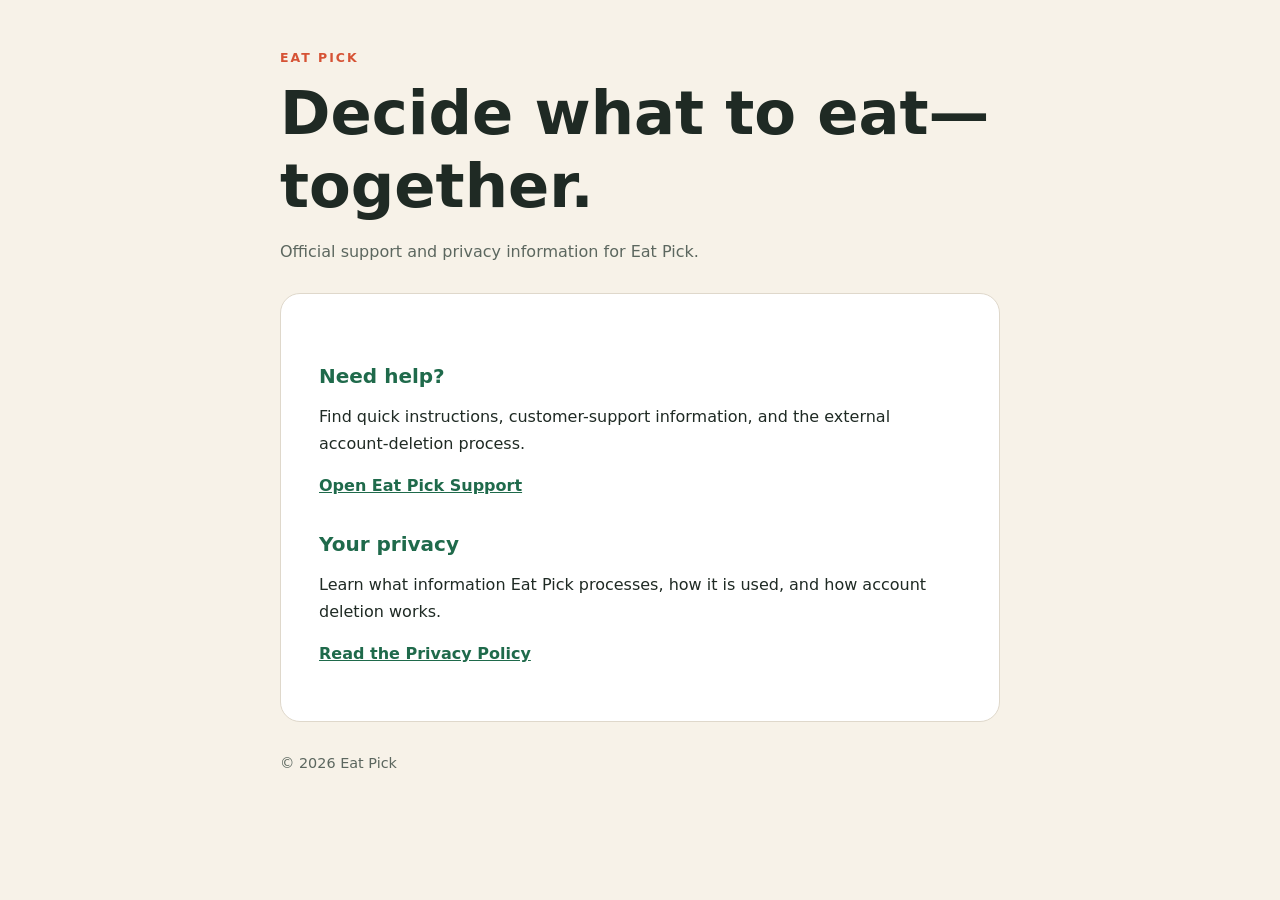
<file: index.html>
<!doctype html>
<html lang="en">
  <head>
    <meta charset="utf-8" />
    <meta name="viewport" content="width=device-width, initial-scale=1" />
    <meta name="description" content="Official support and privacy information for Eat Pick" />
    <title>Eat Pick — Support and Privacy</title>
    <link rel="stylesheet" href="./styles.css" />
  </head>
  <body>
    <main>
      <header>
        <p class="eyebrow">EAT PICK</p>
        <h1>Decide what to eat—together.</h1>
        <p class="subtitle">Official support and privacy information for Eat Pick.</p>
      </header>
      <article class="card">
        <h2>Need help?</h2>
        <p>Find quick instructions, customer-support information, and the external account-deletion process.</p>
        <p><a href="./support.html">Open Eat Pick Support</a></p>

        <h2>Your privacy</h2>
        <p>Learn what information Eat Pick processes, how it is used, and how account deletion works.</p>
        <p><a href="./privacy.html">Read the Privacy Policy</a></p>
      </article>
      <footer>© 2026 Eat Pick</footer>
    </main>
  </body>
</html>
</file>
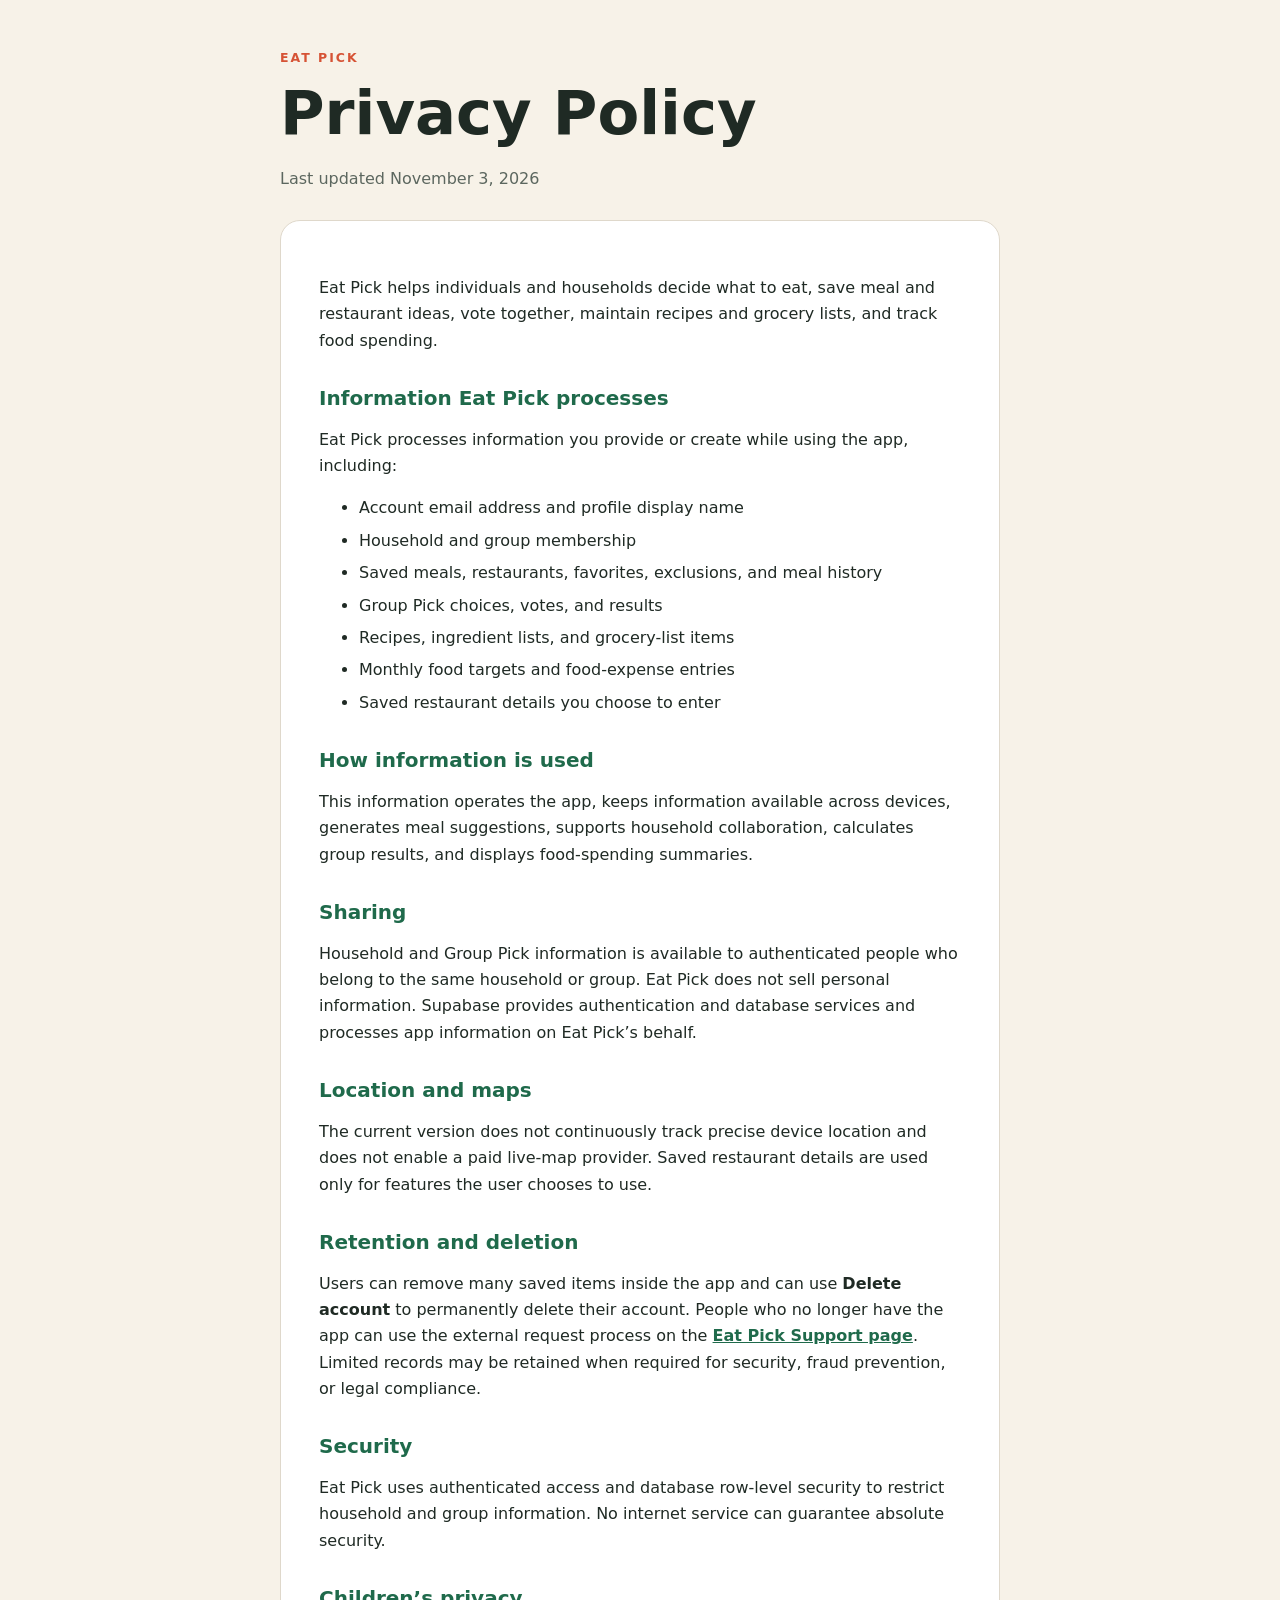
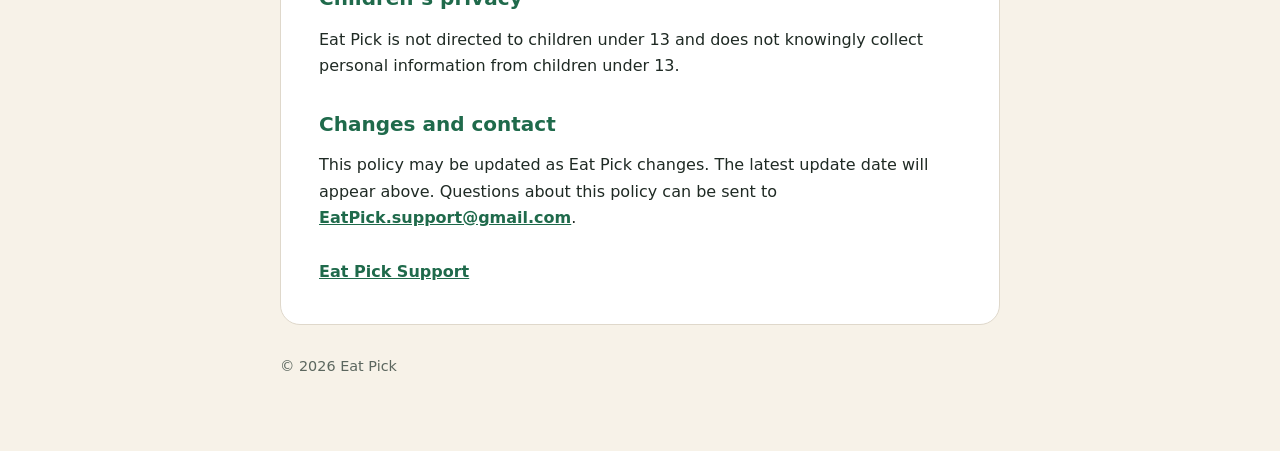
<file: privacy.html>
<!doctype html>
<html lang="en">
  <head>
    <meta charset="utf-8" />
    <meta name="viewport" content="width=device-width, initial-scale=1" />
    <meta name="description" content="Eat Pick privacy policy" />
    <title>Privacy Policy — Eat Pick</title>
    <link rel="stylesheet" href="./styles.css" />
  </head>
  <body>
    <main>
      <header>
        <p class="eyebrow">EAT PICK</p>
        <h1>Privacy Policy</h1>
        <p class="updated">Last updated November 3, 2026</p>
      </header>
      <article class="card">
        <p>Eat Pick helps individuals and households decide what to eat, save meal and restaurant ideas, vote together, maintain recipes and grocery lists, and track food spending.</p>

        <h2>Information Eat Pick processes</h2>
        <p>Eat Pick processes information you provide or create while using the app, including:</p>
        <ul>
          <li>Account email address and profile display name</li>
          <li>Household and group membership</li>
          <li>Saved meals, restaurants, favorites, exclusions, and meal history</li>
          <li>Group Pick choices, votes, and results</li>
          <li>Recipes, ingredient lists, and grocery-list items</li>
          <li>Monthly food targets and food-expense entries</li>
          <li>Saved restaurant details you choose to enter</li>
        </ul>

        <h2>How information is used</h2>
        <p>This information operates the app, keeps information available across devices, generates meal suggestions, supports household collaboration, calculates group results, and displays food-spending summaries.</p>

        <h2>Sharing</h2>
        <p>Household and Group Pick information is available to authenticated people who belong to the same household or group. Eat Pick does not sell personal information. Supabase provides authentication and database services and processes app information on Eat Pick’s behalf.</p>

        <h2>Location and maps</h2>
        <p>The current version does not continuously track precise device location and does not enable a paid live-map provider. Saved restaurant details are used only for features the user chooses to use.</p>

        <h2>Retention and deletion</h2>
        <p>Users can remove many saved items inside the app and can use <strong>Delete account</strong> to permanently delete their account. People who no longer have the app can use the external request process on the <a href="./support.html#delete-account">Eat Pick Support page</a>. Limited records may be retained when required for security, fraud prevention, or legal compliance.</p>

        <h2>Security</h2>
        <p>Eat Pick uses authenticated access and database row-level security to restrict household and group information. No internet service can guarantee absolute security.</p>

        <h2>Children’s privacy</h2>
        <p>Eat Pick is not directed to children under 13 and does not knowingly collect personal information from children under 13.</p>

        <h2>Changes and contact</h2>
        <p>This policy may be updated as Eat Pick changes. The latest update date will appear above. Questions about this policy can be sent to <a href="mailto:EatPick.support@gmail.com">EatPick.support@gmail.com</a>.</p>

        <nav aria-label="Related pages">
          <a href="./support.html">Eat Pick Support</a>
        </nav>
      </article>
      <footer>© 2026 Eat Pick</footer>
    </main>
  </body>
</html>
</file>
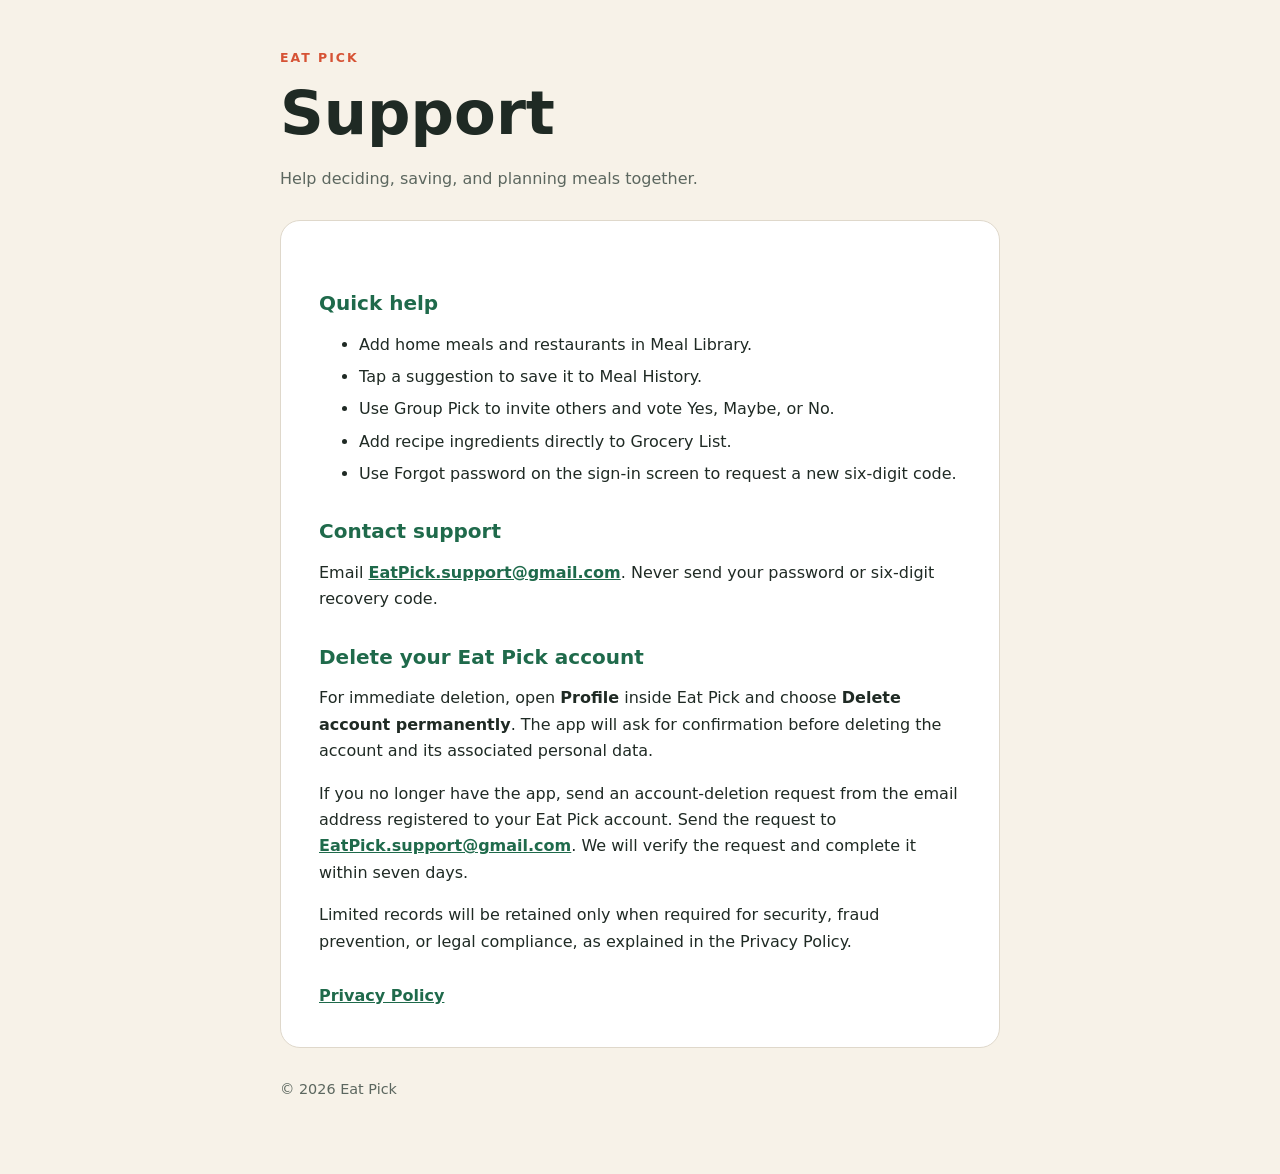
<file: support.html>
<!doctype html>
<html lang="en">
  <head>
    <meta charset="utf-8" />
    <meta name="viewport" content="width=device-width, initial-scale=1" />
    <meta name="description" content="Help and support for Eat Pick" />
    <title>Support — Eat Pick</title>
    <link rel="stylesheet" href="./styles.css" />
  </head>
  <body>
    <main>
      <header>
        <p class="eyebrow">EAT PICK</p>
        <h1>Support</h1>
        <p class="subtitle">Help deciding, saving, and planning meals together.</p>
      </header>
      <article class="card">
        <h2>Quick help</h2>
        <ul>
          <li>Add home meals and restaurants in Meal Library.</li>
          <li>Tap a suggestion to save it to Meal History.</li>
          <li>Use Group Pick to invite others and vote Yes, Maybe, or No.</li>
          <li>Add recipe ingredients directly to Grocery List.</li>
          <li>Use Forgot password on the sign-in screen to request a new six-digit code.</li>
        </ul>

        <h2>Contact support</h2>
        <p>Email <a href="mailto:EatPick.support@gmail.com">EatPick.support@gmail.com</a>. Never send your password or six-digit recovery code.</p>

        <section id="delete-account">
          <h2>Delete your Eat Pick account</h2>
          <p>For immediate deletion, open <strong>Profile</strong> inside Eat Pick and choose <strong>Delete account permanently</strong>. The app will ask for confirmation before deleting the account and its associated personal data.</p>
          <p>If you no longer have the app, send an account-deletion request from the email address registered to your Eat Pick account. Send the request to <a href="mailto:EatPick.support@gmail.com?subject=Eat%20Pick%20account-deletion%20request">EatPick.support@gmail.com</a>. We will verify the request and complete it within seven days.</p>
          <p>Limited records will be retained only when required for security, fraud prevention, or legal compliance, as explained in the Privacy Policy.</p>
        </section>

        <nav aria-label="Related pages">
          <a href="./privacy.html">Privacy Policy</a>
        </nav>
      </article>
      <footer>© 2026 Eat Pick</footer>
    </main>
  </body>
</html>
</file>
<file: styles.css>
:root {
  color-scheme: light;
  --background: #f7f2e8;
  --card: #ffffff;
  --green: #1f6a4b;
  --ink: #1f2a24;
  --muted: #5c675f;
  --orange: #d65335;
  --line: #dfd8cb;
}

* { box-sizing: border-box; }

body {
  background: var(--background);
  color: var(--ink);
  font-family: system-ui, -apple-system, BlinkMacSystemFont, "Segoe UI", sans-serif;
  line-height: 1.65;
  margin: 0;
}

main {
  margin: 0 auto;
  max-width: 760px;
  padding: 48px 20px 72px;
}

header { margin-bottom: 28px; }

.eyebrow {
  color: var(--orange);
  font-size: 0.78rem;
  font-weight: 800;
  letter-spacing: 0.16em;
  margin: 0 0 8px;
}

h1, h2 { line-height: 1.2; }
h1 { font-size: clamp(2.2rem, 8vw, 3.8rem); margin: 0; }
h2 { color: var(--green); font-size: 1.25rem; margin-top: 32px; }

.subtitle, .updated { color: var(--muted); }

.card {
  background: var(--card);
  border: 1px solid var(--line);
  border-radius: 20px;
  padding: clamp(22px, 5vw, 38px);
}

a { color: var(--green); font-weight: 700; }
li + li { margin-top: 6px; }

nav {
  display: flex;
  flex-wrap: wrap;
  gap: 16px;
  margin-top: 28px;
}

footer {
  color: var(--muted);
  font-size: 0.9rem;
  margin-top: 30px;
}
</file>
